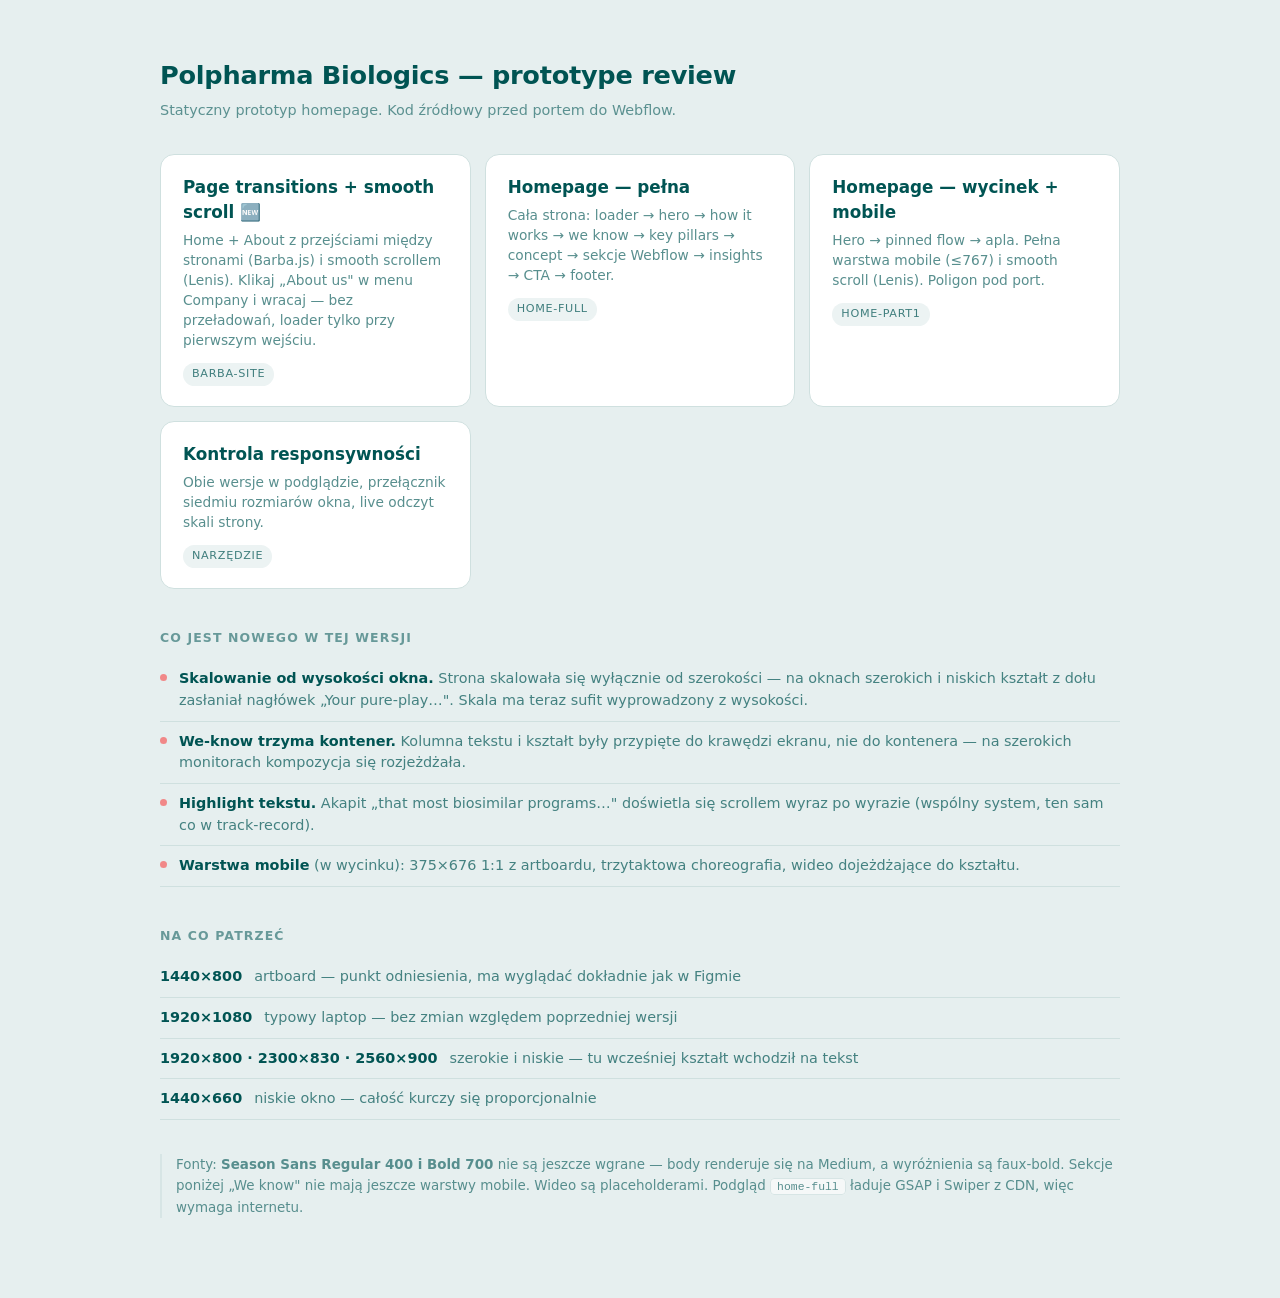
<file: index.html>
<!DOCTYPE html>
<html lang="en">
<head>
<meta charset="utf-8" />
<meta name="viewport" content="width=device-width, initial-scale=1" />
<meta name="robots" content="noindex, nofollow" />
<title>Polpharma Biologics — prototype review</title>
<style>
  :root{ --deep:#005453; --mist:#E6EFEF; --vib:#16ABA9; --red:#F55D5D; --line:#cfe0df; }
  *{box-sizing:border-box;margin:0;padding:0}
  body{background:var(--mist);color:var(--deep);
       font:16px/1.5 ui-sans-serif,system-ui,-apple-system,"Segoe UI",sans-serif;
       padding:56px 28px 80px;display:flex;justify-content:center}
  .wrap{width:100%;max-width:60rem}
  h1{font-size:1.6rem;font-weight:600;letter-spacing:-.01em}
  .sub{opacity:.6;margin-top:6px;font-size:.9rem}
  .grid{display:grid;grid-template-columns:repeat(auto-fit,minmax(17rem,1fr));gap:14px;margin-top:32px}
  a.card{display:block;background:#fff;border:1px solid var(--line);border-radius:14px;
         padding:20px 22px;text-decoration:none;color:inherit;transition:border-color .15s,transform .15s}
  a.card:hover{border-color:var(--vib);transform:translateY(-2px)}
  a.card .t{font-weight:600;font-size:1.05rem}
  a.card .d{opacity:.65;font-size:.86rem;margin-top:6px;line-height:1.45}
  .tag{display:inline-block;font-size:.7rem;letter-spacing:.06em;text-transform:uppercase;
       background:var(--mist);border-radius:99px;padding:3px 9px;margin-top:12px;opacity:.75}
  h2{font-size:.78rem;letter-spacing:.09em;text-transform:uppercase;opacity:.55;margin:40px 0 12px;font-weight:600}
  ul{list-style:none;font-size:.9rem}
  li{padding:9px 0;border-bottom:1px solid var(--line);display:flex;gap:12px;align-items:baseline}
  li b{font-weight:600}
  li span{opacity:.7}
  .dot{width:7px;height:7px;border-radius:50%;background:var(--red);flex:0 0 auto;transform:translateY(-2px)}
  .note{margin-top:34px;font-size:.84rem;opacity:.62;line-height:1.6;border-left:2px solid var(--line);padding-left:14px}
  code{background:#fff;border:1px solid var(--line);border-radius:4px;padding:1px 6px;font-size:.85em}
</style>
</head>
<body>
<div class="wrap">

  <h1>Polpharma Biologics — prototype review</h1>
  <p class="sub">Statyczny prototyp homepage. Kod źródłowy przed portem do Webflow.</p>

  <div class="grid">
    <a class="card" href="barba-site/index.html">
      <div class="t">Page transitions + smooth scroll 🆕</div>
      <div class="d">Home + About z przejściami między stronami (Barba.js) i smooth scrollem (Lenis). Klikaj „About us" w menu Company i wracaj — bez przeładowań, loader tylko przy pierwszym wejściu.</div>
      <div class="tag">barba-site</div>
    </a>
    <a class="card" href="home-full/index.html">
      <div class="t">Homepage — pełna</div>
      <div class="d">Cała strona: loader → hero → how it works → we know → key pillars → concept → sekcje Webflow → insights → CTA → footer.</div>
      <div class="tag">home-full</div>
    </a>
    <a class="card" href="home-part1/index.html">
      <div class="t">Homepage — wycinek + mobile</div>
      <div class="d">Hero → pinned flow → apla. Pełna warstwa mobile (≤767) i smooth scroll (Lenis). Poligon pod port.</div>
      <div class="tag">home-part1</div>
    </a>
    <a class="card" href="_responsive-check.html">
      <div class="t">Kontrola responsywności</div>
      <div class="d">Obie wersje w podglądzie, przełącznik siedmiu rozmiarów okna, live odczyt skali strony.</div>
      <div class="tag">narzędzie</div>
    </a>
  </div>

  <h2>Co jest nowego w tej wersji</h2>
  <ul>
    <li><span class="dot"></span><div><b>Skalowanie od wysokości okna.</b> <span>Strona skalowała się wyłącznie od szerokości — na oknach szerokich i niskich kształt z dołu zasłaniał nagłówek „Your pure-play…". Skala ma teraz sufit wyprowadzony z wysokości.</span></div></li>
    <li><span class="dot"></span><div><b>We-know trzyma kontener.</b> <span>Kolumna tekstu i kształt były przypięte do krawędzi ekranu, nie do kontenera — na szerokich monitorach kompozycja się rozjeżdżała.</span></div></li>
    <li><span class="dot"></span><div><b>Highlight tekstu.</b> <span>Akapit „that most biosimilar programs…" doświetla się scrollem wyraz po wyrazie (wspólny system, ten sam co w track-record).</span></div></li>
    <li><span class="dot"></span><div><b>Warstwa mobile</b> <span>(w wycinku): 375×676 1:1 z artboardu, trzytaktowa choreografia, wideo dojeżdżające do kształtu.</span></div></li>
  </ul>

  <h2>Na co patrzeć</h2>
  <ul>
    <li><b>1440×800</b><span>artboard — punkt odniesienia, ma wyglądać dokładnie jak w Figmie</span></li>
    <li><b>1920×1080</b><span>typowy laptop — bez zmian względem poprzedniej wersji</span></li>
    <li><b>1920×800 · 2300×830 · 2560×900</b><span>szerokie i niskie — tu wcześniej kształt wchodził na tekst</span></li>
    <li><b>1440×660</b><span>niskie okno — całość kurczy się proporcjonalnie</span></li>
  </ul>

  <p class="note">
    Fonty: <b>Season Sans Regular 400 i Bold 700</b> nie są jeszcze wgrane — body renderuje się na Medium,
    a wyróżnienia są faux-bold. Sekcje poniżej „We know" nie mają jeszcze warstwy mobile.
    Wideo są placeholderami. Podgląd <code>home-full</code> ładuje GSAP i Swiper z CDN, więc wymaga internetu.
  </p>

</div>
</body>
</html>
</file>
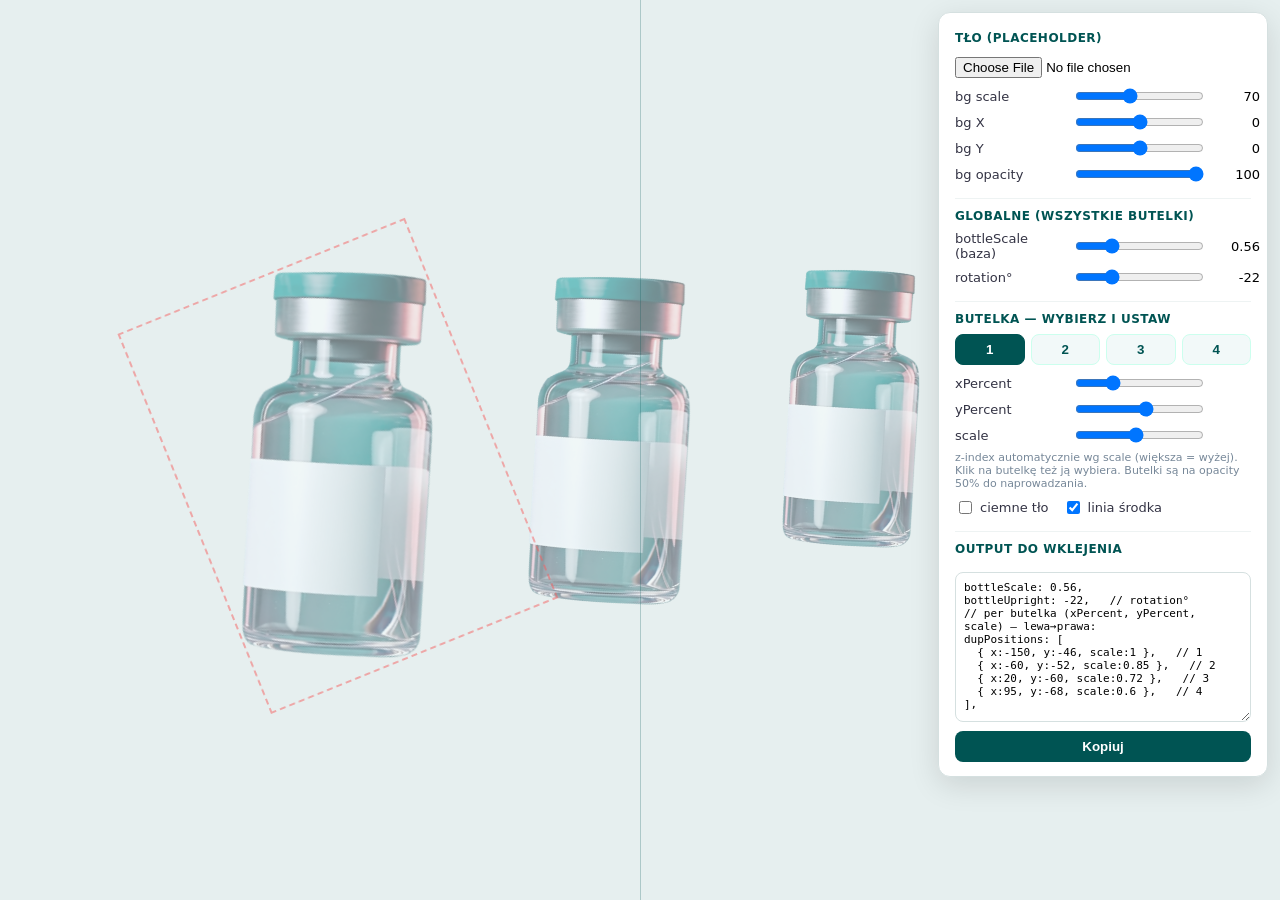
<file: home-full/bottle-dup-lab.html>
<!DOCTYPE html>
<html lang="pl">
<head>
<meta charset="UTF-8" />
<meta name="viewport" content="width=device-width, initial-scale=1.0" />
<title>Bottle Dup Lab — tuning per butelka</title>
<style>
  :root { --mist:#E6EFEF; --deep:#005453; }
  * { box-sizing: border-box; }
  html,body { margin:0; height:100%; font-family: system-ui, sans-serif; }
  #stage { position: fixed; inset: 0; overflow: hidden; background: var(--mist); }
  #stage.dark { background: #05201f; }
  #bg { position: absolute; inset: 0; background-repeat: no-repeat;
        background-position: center; pointer-events: none; }
  .bottle {
    position: absolute; left: 50%; top: 50%; height: auto;
    will-change: transform; user-select: none; cursor: pointer;
    opacity: .5; /* półprzezroczyste — do naprowadzania na tło */
  }
  .bottle.active { outline: 2px dashed #f55d5d; outline-offset: 2px; }
  #centerline { position: fixed; left: 50%; top: 0; bottom: 0; width: 1px;
    background: rgba(0,84,83,.25); pointer-events: none; }
  #centerline.hidden { display: none; }

  #panel {
    position: fixed; top: 12px; right: 12px; width: 330px; max-height: calc(100vh - 24px);
    overflow: auto; background: #fff; border: 1px solid #d5e0e0; border-radius: 12px;
    padding: 14px 16px; box-shadow: 0 8px 30px rgba(0,0,0,.12); z-index: 100; font-size: 13px;
  }
  #panel h2 { margin: 4px 0 8px; font-size: 12px; text-transform: uppercase; letter-spacing:.04em; color: var(--deep); }
  #panel h2:not(:first-child) { margin-top: 14px; border-top: 1px solid #eef3f3; padding-top: 10px; }
  .row { display:flex; align-items:center; gap:8px; margin: 6px 0; }
  .row label { flex: 0 0 110px; color:#334; }
  .row input[type=range] { flex: 1; }
  .row output { flex: 0 0 46px; text-align: right; font-variant-numeric: tabular-nums; }
  .tabs { display:flex; gap:6px; margin: 4px 0 8px; }
  .tabs button { flex:1; padding:7px 0; border:1px solid #cfe; border-radius:8px; background:#f2f9f9;
    color:var(--deep); font-weight:600; cursor:pointer; }
  .tabs button.on { background: var(--deep); color:#fff; border-color: var(--deep); }
  .toggles { display:flex; gap:14px; margin: 8px 0 2px; flex-wrap: wrap; }
  .toggles label { flex:none; display:flex; gap:5px; align-items:center; color:#334; }
  textarea { width:100%; height:150px; margin-top:8px; font-family: ui-monospace, monospace;
    font-size:11px; border:1px solid #d5e0e0; border-radius:8px; padding:8px; resize:vertical; }
  button.act { margin-top:6px; width:100%; padding:8px; border:0; border-radius:8px;
    background:var(--deep); color:#fff; font-weight:600; cursor:pointer; }
  .file { margin: 4px 0 2px; }
  .hint { color:#789; font-size:11px; margin: 2px 0 0; }
</style>
</head>
<body>
  <div id="stage"><div id="bg"></div></div>
  <div id="centerline"></div>

  <div id="panel">
    <h2>Tło (placeholder)</h2>
    <input class="file" type="file" id="bgFile" accept="image/*" />
    <div class="row"><label>bg scale</label><input type="range" id="bgScale" min="20" max="140" step="1" value="70"><output></output></div>
    <div class="row"><label>bg X</label><input type="range" id="bgX" min="-400" max="400" step="1" value="0"><output></output></div>
    <div class="row"><label>bg Y</label><input type="range" id="bgY" min="-400" max="400" step="1" value="0"><output></output></div>
    <div class="row"><label>bg opacity</label><input type="range" id="bgOpacity" min="0" max="100" step="1" value="100"><output></output></div>

    <h2>Globalne (wszystkie butelki)</h2>
    <div class="row"><label>bottleScale (baza)</label><input type="range" id="bottleScale" min="0.2" max="1.6" step="0.01" value="0.56"><output></output></div>
    <div class="row"><label>rotation°</label><input type="range" id="rotation" min="-45" max="45" step="1" value="-22"><output></output></div>

    <h2>Butelka — wybierz i ustaw</h2>
    <div class="tabs" id="tabs"></div>
    <div class="row"><label>xPercent</label><input type="range" id="bx" min="-260" max="160" step="1" value="0"><output></output></div>
    <div class="row"><label>yPercent</label><input type="range" id="by" min="-130" max="20" step="1" value="-50"><output></output></div>
    <div class="row"><label>scale</label><input type="range" id="bs" min="0.3" max="1.8" step="0.01" value="1"><output></output></div>
    <p class="hint">z-index automatycznie wg scale (większa = wyżej). Klik na butelkę też ją wybiera. Butelki są na opacity 50% do naprowadzania.</p>

    <div class="toggles">
      <label><input type="checkbox" id="dark" /> ciemne tło</label>
      <label><input type="checkbox" id="cl" checked /> linia środka</label>
    </div>

    <h2>Output do wklejenia</h2>
    <textarea id="out" readonly></textarea>
    <button class="act" id="copy">Kopiuj</button>
  </div>

  <script src="https://cdnjs.cloudflare.com/ajax/libs/gsap/3.13.0/gsap.min.js"></script>
  <script>
    const FRAME = { w:1920, h:1080, shapeW:648 };
    const shapeW = () => FRAME.shapeW * Math.max(innerWidth/FRAME.w, innerHeight/FRAME.h);

    const N = 4;
    // stan per butelka (start: drabinka lewo→prawo, największa lewa) — DOSTRÓJ na tło
    const B = [
      { x:-150, y:-46, scale:1.00 },
      { x: -60, y:-52, scale:0.85 },
      { x:  20, y:-60, scale:0.72 },
      { x:  95, y:-68, scale:0.60 },
    ];
    let active = 0;

    const stage = document.getElementById("stage");
    const bg = document.getElementById("bg");
    const imgs = [];
    for (let i=0;i<N;i++){ const im=document.createElement("img"); im.src="assets/bottle-v3.png";
      im.className="bottle"; im.dataset.i=i; im.addEventListener("click",()=>{active=+im.dataset.i;syncTabs();loadActive();render();});
      stage.appendChild(im); imgs.push(im); }

    // taby wyboru butelki
    const tabs = document.getElementById("tabs");
    for (let i=0;i<N;i++){ const b=document.createElement("button"); b.textContent=(i+1); b.dataset.i=i;
      b.addEventListener("click",()=>{active=i;syncTabs();loadActive();render();}); tabs.appendChild(b); }
    function syncTabs(){ [...tabs.children].forEach((b,i)=>b.classList.toggle("on",i===active)); }

    const G = { bottleScale:g("bottleScale"), rotation:g("rotation") };
    const bgc = { bgScale:g("bgScale"), bgX:g("bgX"), bgY:g("bgY"), bgOpacity:g("bgOpacity") };
    const bx=g("bx"), by=g("by"), bs=g("bs");
    function g(id){ return document.getElementById(id); }
    function num(inp){ const v=parseFloat(inp.value); inp.nextElementSibling.value=inp.value; return v; }

    function loadActive(){ bx.value=B[active].x; by.value=B[active].y; bs.value=B[active].scale; }
    [bx,by,bs].forEach(inp=>inp.addEventListener("input",()=>{ B[active].x=num(bx); B[active].y=num(by); B[active].scale=num(bs); render(); }));
    Object.values(G).concat(Object.values(bgc)).forEach(inp=>inp.addEventListener("input",render));
    ["dark","cl"].forEach(id=>g(id).addEventListener("change",render));
    addEventListener("resize",render);

    g("bgFile").addEventListener("change",e=>{ const f=e.target.files[0]; if(!f)return;
      bg.style.backgroundImage=`url(${URL.createObjectURL(f)})`; render(); });

    function render(){
      const baseW = shapeW()*num(G.bottleScale);
      const rot = num(G.rotation);
      // tło
      const sc=num(bgc.bgScale), bxx=num(bgc.bgX), byy=num(bgc.bgY), op=num(bgc.bgOpacity);
      bg.style.backgroundSize = sc+"%";
      bg.style.backgroundPosition = `calc(50% + ${bxx}px) calc(50% + ${byy}px)`;
      bg.style.opacity = op/100;
      stage.classList.toggle("dark", g("dark").checked);
      g("centerline").classList.toggle("hidden", !g("cl").checked);
      // butelki
      imgs.forEach((im,i)=>{
        im.classList.toggle("active", i===active);
        gsap.set(im,{ width:baseW, xPercent:B[i].x, yPercent:B[i].y, scale:B[i].scale,
          rotation:rot, zIndex: Math.round(B[i].scale*1000) });
      });
      writeOut();
    }
    function writeOut(){
      const lines = B.map((b,i)=>`  { x:${b.x}, y:${b.y}, scale:${b.scale} },   // ${i+1}`).join("\n");
      g("out").value =
`bottleScale: ${num(G.bottleScale)},
bottleUpright: ${num(G.rotation)},   // rotation°
// per butelka (xPercent, yPercent, scale) — lewa→prawa:
dupPositions: [
${lines}
],`;
    }
    g("copy").addEventListener("click",()=>{ navigator.clipboard.writeText(g("out").value);
      const b=g("copy"),t=b.textContent; b.textContent="Skopiowane ✓"; setTimeout(()=>b.textContent=t,1200); });

    imgs[0].addEventListener("load",render);
    syncTabs(); loadActive(); render();
  </script>
</body>
</html>
</file>
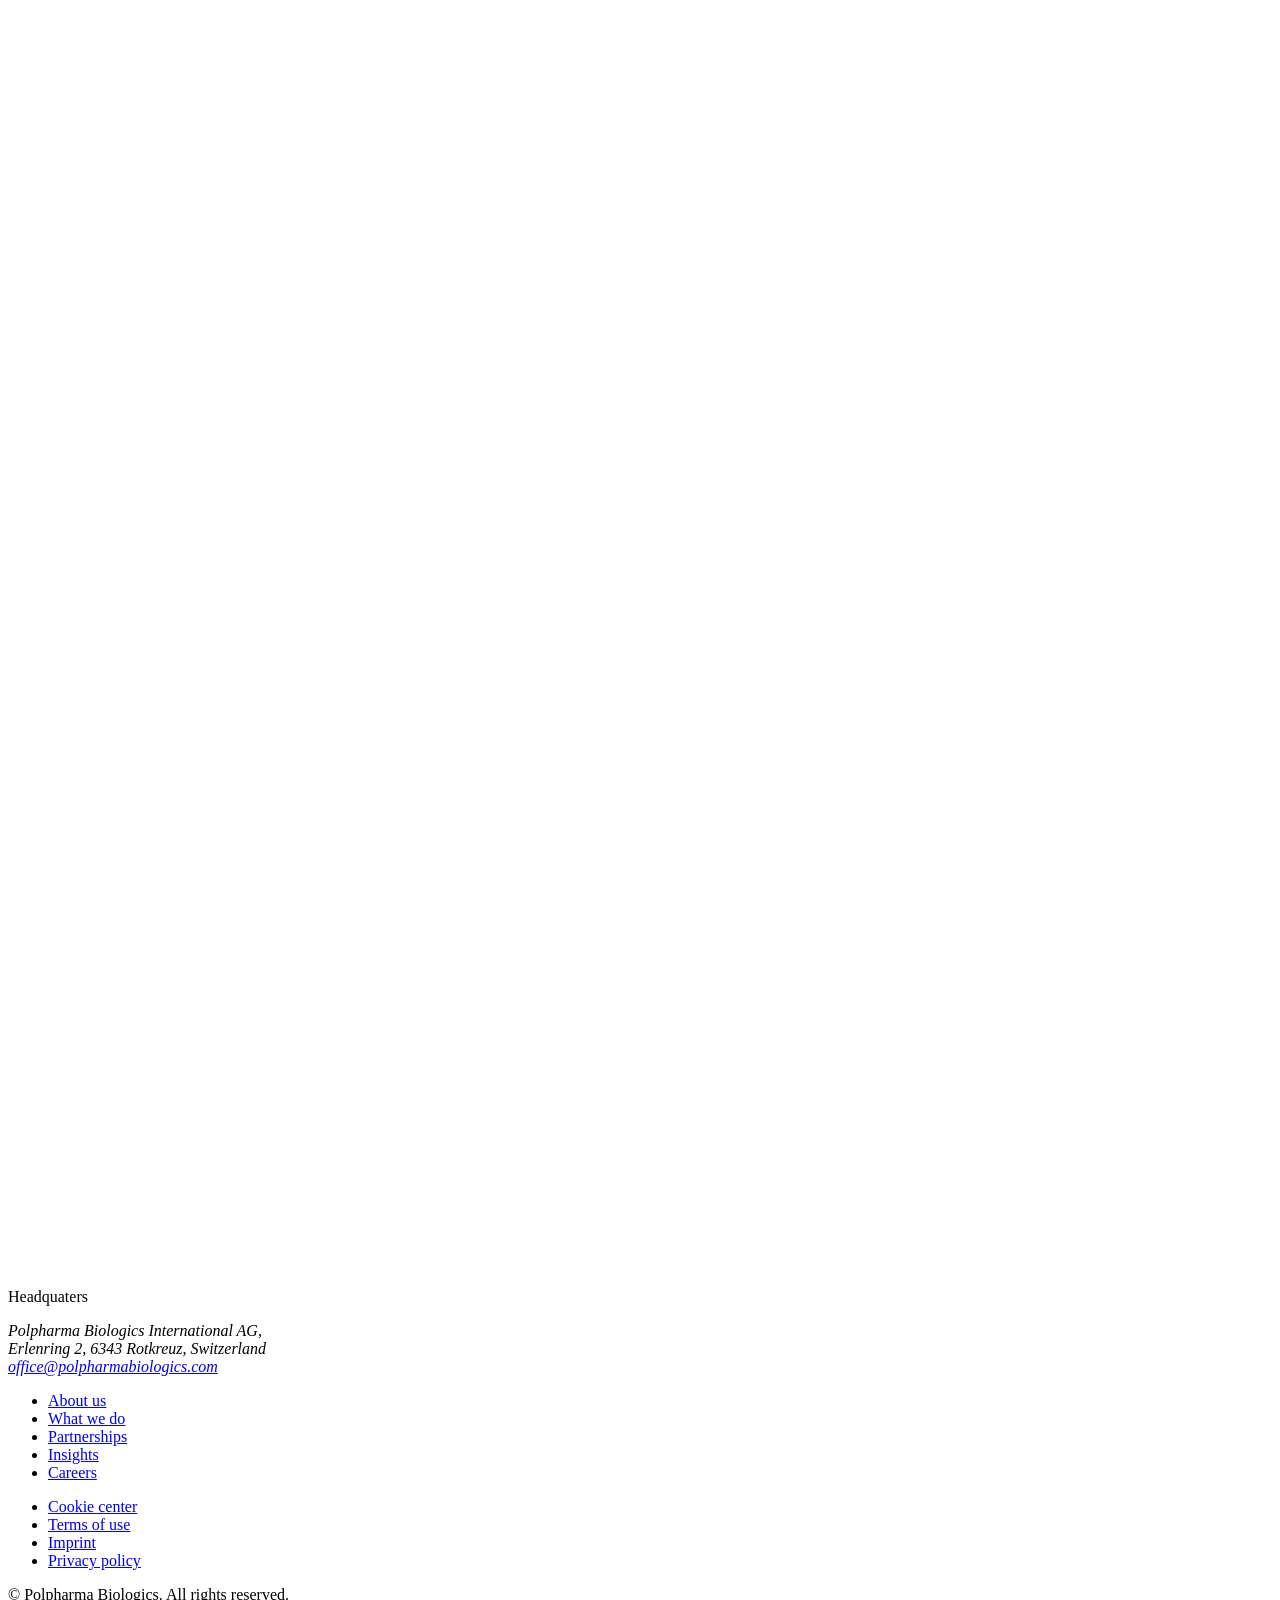
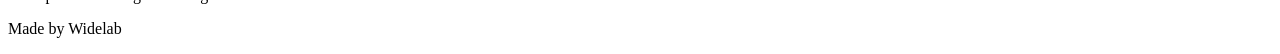
<file: _shared/site-footer/site-footer.html>
<!-- ============================================================
     PARTIAL: SITE FOOTER (globalny — wszystkie strony)
     Figma: desktop 4572:7327 · mobile 4677:8902
     (file „Polpharma Biologics - Webflow Starter", eamVOAaNZDwHQKofLeV2Il)

     Wklej ten blok na końcu <main>/<body> strony.
     Wymaga: ../styleguide.css + site-footer.css
             ../gsap-config.js + ../reveal.js + site-footer.js
     Init:   initSiteFooter();
     ============================================================ -->

<footer class="section is-site-footer">
  <div class="container">
    <div class="site-footer_component">

      <!-- ---------- KSZTAŁTY (brand mark: koło + kwadrat z wyciętym kołem) ----------
           Desktop: kwadrat po lewej, koło po prawej (kolejność DOM).
           Mobile: odwrócone (row-reverse) — koło przy krawędzi, kwadrat obok.
           Na scroll rozjeżdżają się ze stanu koncentrycznego do docelowego. -->
      <div class="site-footer_shapes" aria-hidden="true">
        <svg class="site-footer_square" viewBox="0 0 220 220" fill="none" xmlns="http://www.w3.org/2000/svg">
          <!-- pierścień (kwadrat − koło), fill-rule evenodd -->
          <path class="site-footer_shape-fill" fill-rule="evenodd"
            d="M18.333 0 H201.667 A18.333 18.333 0 0 1 220 18.333 V201.667 A18.333 18.333 0 0 1 201.667 220 H18.333 A18.333 18.333 0 0 1 0 201.667 V18.333 A18.333 18.333 0 0 1 18.333 0 Z
               M110 5 a105 105 0 1 0 0 210 a105 105 0 1 0 0 -210 Z" />
          <rect x="0.5" y="0.5" width="219" height="219" rx="18.333" class="site-footer_shape-stroke" />
          <circle cx="110" cy="110" r="105" class="site-footer_shape-stroke" />
        </svg>
        <div class="site-footer_circle"></div>
      </div>

      <!-- ---------- KOLUMNA TREŚCI ---------- -->
      <div class="site-footer_col">

        <!-- Headquaters -->
        <div class="site-footer_hq">
          <p class="is-t-s site-footer_hq-title" data-reveal="site-footer">Headquaters</p>
          <!-- ⚠️ is-text-o50 MUSI siedzieć na RODZICU, nie na elemencie z data-reveal:
               revealText() ustawia inline autoAlpha=1, które skasowałoby opacity 0.5 -->
          <address class="is-text-o50 site-footer_hq-address">
            <p class="is-b-m" data-reveal="site-footer">
              Polpharma Biologics International AG,<br />
              Erlenring 2, 6343 Rotkreuz, Switzerland<br />
              <a href="mailto:office@polpharmabiologics.com">office@polpharmabiologics.com</a>
            </p>
          </address>
        </div>

        <!-- nawias górny -->
        <div class="site-footer_rule" data-rule-reveal aria-hidden="true"></div>

        <!-- nawigacja -->
        <nav class="site-footer_nav" aria-label="Footer">
          <ul class="site-footer_links">
            <li><a class="is-t-s site-footer_link" href="/about-us"      data-reveal="site-footer">About us</a></li>
            <li><a class="is-t-s site-footer_link" href="/what-we-do"    data-reveal="site-footer">What we do</a></li>
            <li><a class="is-t-s site-footer_link" href="/partnerships"  data-reveal="site-footer">Partnerships</a></li>
            <li><a class="is-t-s site-footer_link" href="/insights"      data-reveal="site-footer">Insights</a></li>
            <li><a class="is-t-s site-footer_link" href="/careers"       data-reveal="site-footer">Careers</a></li>
          </ul>
          <!-- is-text-o50 na <li> (rodzic) — patrz uwaga przy adresie -->
          <ul class="site-footer_legal">
            <li class="is-text-o50"><a class="is-b-m site-footer_legal-link" href="#"               data-reveal="site-footer">Cookie center</a></li>
            <li class="is-text-o50"><a class="is-b-m site-footer_legal-link" href="/terms-of-use"   data-reveal="site-footer">Terms of use</a></li>
            <li class="is-text-o50"><a class="is-b-m site-footer_legal-link" href="/imprint"        data-reveal="site-footer">Imprint</a></li>
            <li class="is-text-o50"><a class="is-b-m site-footer_legal-link" href="/privacy-policy" data-reveal="site-footer">Privacy policy</a></li>
          </ul>
        </nav>

        <!-- nawias dolny + stopka prawna (dosuwane do dołu) -->
        <div class="site-footer_bottom">
          <div class="site-footer_rule is-flipped" data-rule-reveal aria-hidden="true"></div>
          <!-- is-text-o50 na wierszu (rodzic) — patrz uwaga przy adresie -->
          <div class="is-text-o50 site-footer_meta">
            <p class="is-b-m site-footer_meta-item" data-reveal="site-footer">© Polpharma Biologics<span class="site-footer_rights">. All rights reserved.</span></p>
            <p class="is-b-m site-footer_meta-item" data-reveal="site-footer">Made by Widelab</p>
          </div>
        </div>

      </div>
    </div>
  </div>
</footer>
</file>
